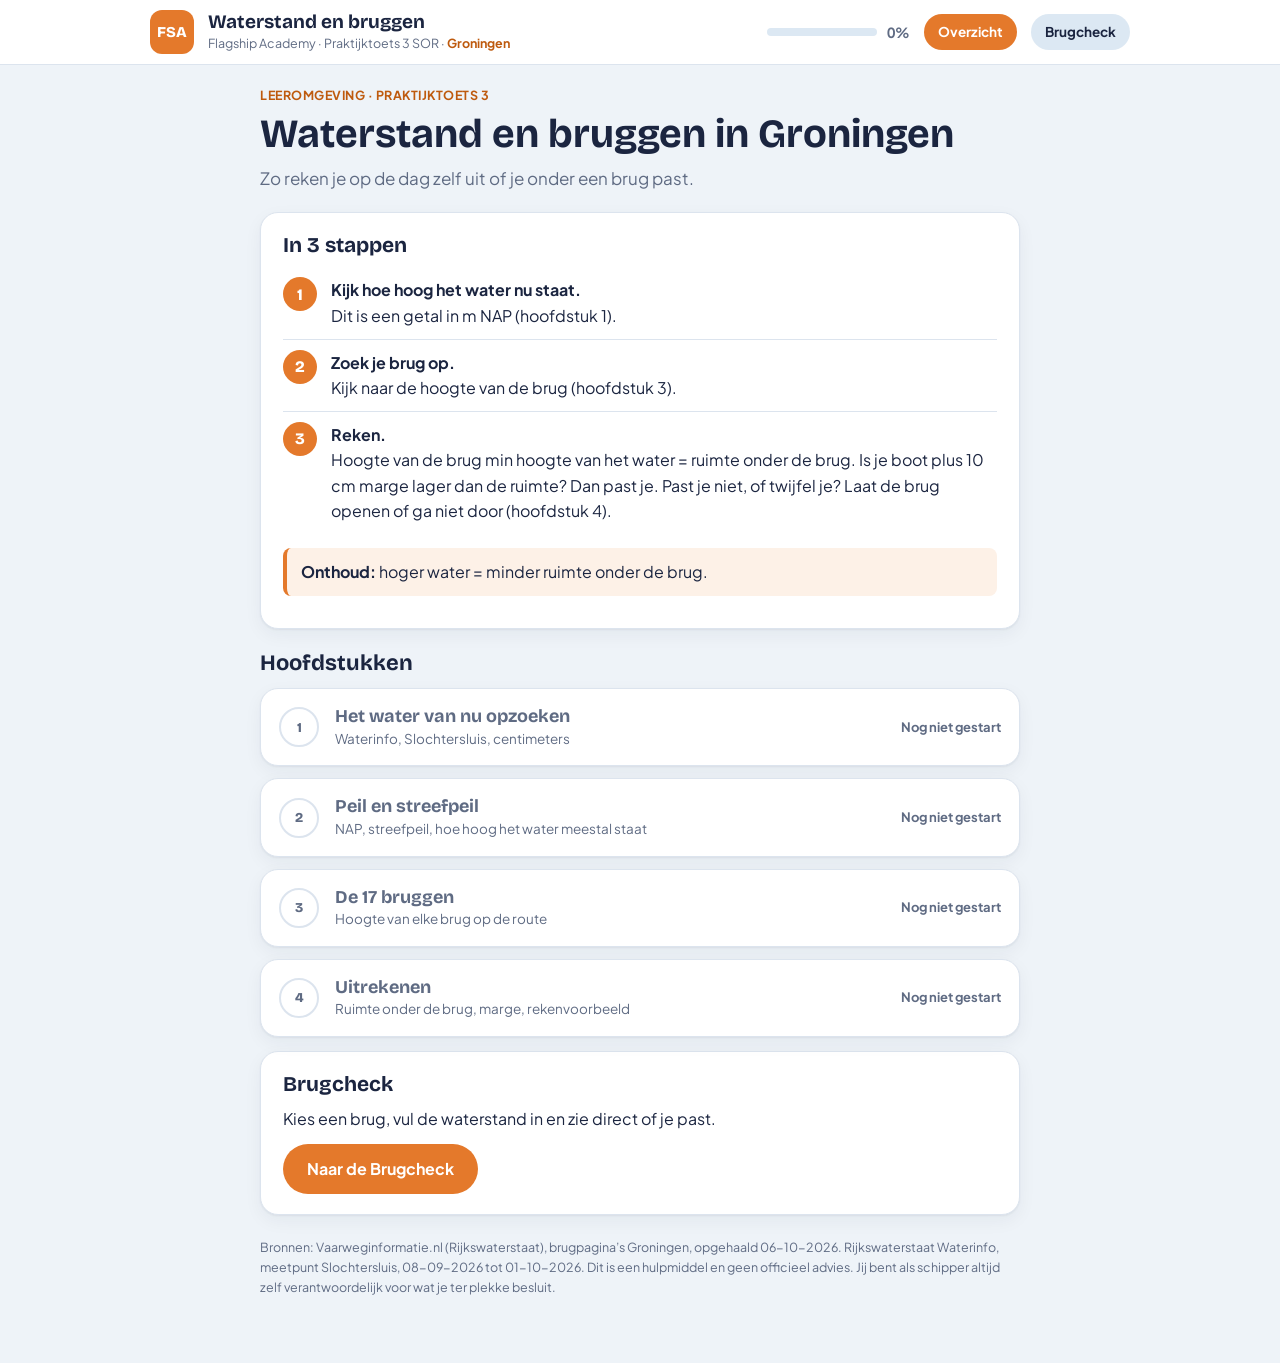
<file: groningen/waterstand-bruggen.html>
<!doctype html><html><head><meta charset=utf8><meta name=viewport content="width=device-width,initial-scale=1,viewport-fit=cover"><style>:root{color-scheme:light;box-sizing:border-box;padding-top:env(safe-area-inset-top,0px);padding-bottom:env(safe-area-inset-bottom,0px)}html{scroll-padding-top:env(safe-area-inset-top,0px)}body{margin:0;padding:0;font:14px -apple-system,BlinkMacSystemFont,sans-serif;background:#faf9f5;color:#141413}img{max-width:100%}[hidden]:not([hidden=until-found i]){display:none!important}</style></head><body>
<title>Waterstand en bruggen Groningen</title>
<link rel="preconnect" href="https://fonts.googleapis.com">
<link rel="preconnect" href="https://fonts.gstatic.com" crossorigin>
<link rel="stylesheet" href="https://fonts.googleapis.com/css2?family=Bricolage+Grotesque:opsz,wght@12..96,600;12..96,700;12..96,800&family=Plus+Jakarta+Sans:wght@400;500;600;700&display=swap">
<style>
/* Layout: kopbalk, daaronder een smalle kolom met witte kaarten op een lichtblauwgrijze ondergrond, zoals de bestaande Flagship Academy leeromgeving. */
:root{
  --bg:#EEF3F8; --card:#FFFFFF; --ink:#1B2540; --muted:#5F6B83; --line:#DCE4EE;
  --water:#CFE3F5; --waterline:#3E86C7; --accent:#E4792B; --accent-text:#BE5A0E; --accent-soft:#FDF1E7; --pill:#DCE8F3;
  --good:#2B8A4B; --good-soft:#E5F4EA; --bad:#C0392B; --bad-soft:#FBEAE7;
  --shadow:0 1px 2px rgba(27,37,64,.06),0 6px 18px rgba(27,37,64,.05);
  --font-head:'Bricolage Grotesque','Segoe UI',system-ui,sans-serif;
  --font-body:'Plus Jakarta Sans','Segoe UI',system-ui,sans-serif;
}
@media (prefers-color-scheme: dark){
  :root:not([data-theme="light"]){
    --bg:#0F1626; --card:#18223A; --ink:#E8EDF7; --muted:#9BA7C0; --line:#2A3654;
    --water:#1F3A63; --waterline:#6BA8E6; --accent:#F08A3C; --accent-text:#F4A261; --accent-soft:#2B2218; --pill:#25324F;
    --good:#5CC784; --good-soft:#16301F; --bad:#FF8070; --bad-soft:#3A1E1B;
    --shadow:0 1px 2px rgba(0,0,0,.4),0 6px 18px rgba(0,0,0,.3);
    color-scheme:dark;
  }
}
:root[data-theme="dark"]{
  --water:#1F3A63; --waterline:#6BA8E6;
  --bg:#0F1626; --card:#18223A; --ink:#E8EDF7; --muted:#9BA7C0; --line:#2A3654;
  --accent:#F08A3C; --accent-text:#F4A261; --accent-soft:#2B2218; --pill:#25324F;
  --good:#5CC784; --good-soft:#16301F; --bad:#FF8070; --bad-soft:#3A1E1B;
  --shadow:0 1px 2px rgba(0,0,0,.4),0 6px 18px rgba(0,0,0,.3);
  color-scheme:dark;
}
*{box-sizing:border-box}
body{background:var(--bg);color:var(--ink);font-family:var(--font-body);font-size:16px;line-height:1.6;-webkit-font-smoothing:antialiased}
h1,h2,h3{font-family:var(--font-head);line-height:1.15;text-wrap:balance;margin:0}
p{margin:0 0 .8em}
a{color:var(--accent-text);font-weight:600}
button{font:inherit;color:inherit}
:focus-visible{outline:3px solid var(--accent);outline-offset:2px;border-radius:6px}
.top{position:sticky;top:env(safe-area-inset-top,0px);z-index:5;background:var(--card);border-bottom:1px solid var(--line);padding:10px 16px}
.top-in{max-width:980px;margin:0 auto;display:flex;align-items:center;gap:14px;flex-wrap:wrap}
.logo{width:44px;height:44px;border-radius:12px;background:var(--accent);color:#fff;display:grid;place-items:center;font-family:var(--font-head);font-weight:800;font-size:15px;letter-spacing:.02em;flex:none}
.brand{min-width:0;flex:1 1 200px}
.brand b{display:block;font-family:var(--font-head);font-size:19px;line-height:1.2}
.brand span{display:block;font-size:12.5px;color:var(--muted)}
.brand span em{font-style:normal;color:var(--accent-text);font-weight:700}
.prog{display:flex;align-items:center;gap:10px;flex:none}
.bar{width:110px;height:8px;background:var(--pill);border-radius:99px;overflow:hidden}
.bar i{display:block;height:100%;background:var(--accent);border-radius:99px;transition:width .3s}
.pct{font-weight:700;font-size:14px;font-variant-numeric:tabular-nums;color:var(--muted)}
.pillbtn{border:0;background:var(--pill);border-radius:99px;padding:7px 14px;font-weight:700;font-size:13.5px;cursor:pointer}
.pillbtn[aria-current="true"]{background:var(--accent);color:#fff}
.wrap{max-width:980px;margin:0 auto;padding:20px 16px 56px}
.narrow{max-width:760px;margin:0 auto}
.crumbs{display:flex;align-items:center;gap:12px;margin-bottom:14px;flex-wrap:wrap}
.crumbs .pillbtn{display:inline-flex;gap:6px;align-items:center}
.crumbs small{color:var(--muted);font-weight:600;font-size:14px}
.eyebrow{color:var(--accent-text);font-weight:700;font-size:12.5px;letter-spacing:.04em;margin-bottom:6px}
.title{font-size:clamp(28px,5vw,40px);font-weight:700;margin-bottom:8px}
.lead{color:var(--muted);font-size:17px;margin-bottom:20px}
.card{background:var(--card);border:1px solid var(--line);border-radius:18px;padding:20px 22px;margin-bottom:14px;box-shadow:var(--shadow)}
.card h2{font-size:21px;font-weight:700;margin-bottom:10px}
.card h3{font-size:17px;font-weight:700;margin:14px 0 6px}
.card ul,.card ol{margin:.2em 0 .9em;padding-left:1.3em}
.card li{margin-bottom:.35em}
.call{background:var(--accent-soft);border-left:4px solid var(--accent);border-radius:8px;padding:11px 14px;margin:12px 0}
.call.bad{background:var(--bad-soft);border-left-color:var(--bad)}
.call.good{background:var(--good-soft);border-left-color:var(--good)}
.call p:last-child{margin:0}
.steps{counter-reset:s;list-style:none;padding:0!important;margin:0}
.steps li{counter-increment:s;display:flex;gap:14px;align-items:flex-start;padding:10px 0;border-top:1px solid var(--line);margin:0}
.steps li:first-child{border-top:0}
.steps li::before{content:counter(s);flex:none;width:34px;height:34px;border-radius:50%;background:var(--accent);color:#fff;display:grid;place-items:center;font-family:var(--font-head);font-weight:800}
.chlist{display:grid;gap:12px}
.ch{display:flex;gap:16px;align-items:center;width:100%;text-align:left;cursor:pointer;background:var(--card);border:1px solid var(--line);border-radius:18px;padding:16px 18px;box-shadow:var(--shadow)}
.ch:hover{border-color:var(--accent)}
.ch .n{flex:none;width:40px;height:40px;border-radius:50%;border:2px solid var(--line);display:grid;place-items:center;font-family:var(--font-head);font-weight:800;color:var(--muted)}
.ch.done .n{background:var(--good);border-color:var(--good);color:#fff}
.ch b{display:block;font-family:var(--font-head);font-size:18px;line-height:1.25}
.ch span{display:block;font-size:13.5px;color:var(--muted)}
.ch .st{margin-left:auto;font-weight:700;font-size:13px;color:var(--muted);flex:none;text-align:right}
.btn{display:inline-flex;align-items:center;gap:8px;border:0;border-radius:99px;background:var(--accent);color:#fff;font-weight:700;font-size:16px;padding:12px 24px;cursor:pointer}
.btn.ghost{background:var(--card);color:var(--ink);border:1.5px solid var(--line)}
.btn:disabled{opacity:.5;cursor:default}
.row{display:flex;gap:12px;flex-wrap:wrap;align-items:center;justify-content:space-between;margin-top:18px}
.tw{overflow-x:auto;border:1px solid var(--line);border-radius:12px;margin:10px 0}
table{border-collapse:collapse;width:100%;font-size:14.5px;min-width:560px}
th{background:var(--bg);text-align:left;font-size:12.5px;letter-spacing:.03em;color:var(--muted);padding:9px 10px;white-space:nowrap}
td{padding:9px 10px;border-top:1px solid var(--line);font-variant-numeric:tabular-nums}
th.r,td.r{text-align:right}
tr.low td{background:var(--accent-soft)}
.tag{display:inline-block;border-radius:99px;padding:1px 9px;font-size:12px;font-weight:700;background:var(--pill)}
.tag.warn{background:var(--accent);color:#fff}
.figure{margin:12px 0}
.figure img{display:block;width:100%;max-width:520px;margin:0 auto;border-radius:12px;border:1px solid var(--line)}
.figure figcaption{font-size:13px;color:var(--muted);text-align:center;margin-top:6px}
.scale{position:relative;height:84px;margin:18px 6px 6px}
.scale .line{position:absolute;left:0;right:0;top:34px;height:8px;border-radius:99px;background:var(--pill)}
.scale .rng{position:absolute;top:34px;height:8px;border-radius:99px;background:var(--accent);opacity:.45}
.scale .mk{position:absolute;top:22px;transform:translateX(-50%);text-align:center;font-size:12px;font-weight:700;white-space:nowrap}
.scale .mk::after{content:"";display:block;width:2px;height:32px;margin:2px auto 0;background:var(--ink)}
.scale .mk.up{top:0}.scale .mk.up::after{height:30px;margin-top:2px}
.scale .mk.dn{top:44px}.scale .mk.dn::after{display:none}
.scale .mk.dn::before{content:"";display:block;width:2px;height:12px;margin:0 auto 2px;background:var(--ink)}
.ticks{display:flex;justify-content:space-between;font-size:12px;color:var(--muted);margin:0 6px;font-variant-numeric:tabular-nums}
.figgrid{display:grid;grid-template-columns:repeat(auto-fit,minmax(290px,1fr));gap:10px}
.figgrid svg{display:block;width:100%;height:auto;max-width:420px;margin:0 auto;color:var(--ink)}
.figure2{margin:14px 0}
.figure2 figcaption{font-size:13.5px;color:var(--muted);margin-top:8px}
.formula{font-family:var(--font-head);font-size:clamp(18px,3.4vw,24px);font-weight:700;text-align:center;background:var(--accent-soft);border-radius:14px;padding:16px 12px;margin:10px 0}
.field{display:grid;gap:4px;margin-bottom:12px}
.field label{font-weight:700;font-size:14px}
.field input,.field select{font:inherit;background:var(--bg);color:var(--ink);border:1.5px solid var(--line);border-radius:10px;padding:10px 12px;width:100%}
.field small{color:var(--muted);font-size:12.5px}
.grid2{display:grid;grid-template-columns:repeat(auto-fit,minmax(200px,1fr));gap:0 14px}
.res{border-radius:14px;padding:16px 18px;margin-top:6px;border:2px solid var(--line)}
.res.ok{border-color:var(--good);background:var(--good-soft)}
.res.no{border-color:var(--bad);background:var(--bad-soft)}
.res.wait{background:var(--accent-soft);border-color:var(--accent)}
.res h3{font-size:22px;margin:0 0 6px}
.res .calc{font-variant-numeric:tabular-nums;font-size:15px}
/* quiz */
.q-top{display:flex;align-items:center;gap:12px;margin-bottom:12px;flex-wrap:wrap}
.qbar{height:8px;background:var(--pill);border-radius:99px;margin-bottom:18px;overflow:hidden}
.qbar i{display:block;height:100%;background:var(--accent);transition:width .25s}
.qcard{background:var(--card);border:1px solid var(--line);border-radius:18px;padding:24px;box-shadow:var(--shadow)}
.qcard h2{font-size:clamp(20px,3.5vw,26px);margin-bottom:16px}
.opt{display:flex;gap:14px;align-items:center;width:100%;text-align:left;background:var(--card);border:1.5px solid var(--line);border-radius:14px;padding:12px 14px;margin-bottom:10px;cursor:pointer;font-weight:600}
.opt:hover:not(:disabled){border-color:var(--accent)}
.opt .l{flex:none;width:32px;height:32px;border-radius:50%;background:var(--pill);display:grid;place-items:center;font-weight:800;font-size:14px}
.opt.right{border-color:var(--good);background:var(--good-soft)}
.opt.right .l{background:var(--good);color:#fff}
.opt.wrong{border-color:var(--bad);background:var(--bad-soft)}
.opt.wrong .l{background:var(--bad);color:#fff}
.opt:disabled{cursor:default}
.tip{font-size:13px;color:var(--muted);margin-top:14px}
.score{font-family:var(--font-head);font-size:56px;font-weight:800;color:var(--accent-text);line-height:1}
.src{font-size:12.5px;color:var(--muted);margin-top:22px}
@media (max-width:560px){
  .bar{width:70px}
  .card{padding:16px}
  .qcard{padding:18px}
  .ch .st{display:none}
}
@media (prefers-reduced-motion:reduce){.bar i,.qbar i{transition:none}}
</style>

<header class="top">
  <div class="top-in">
    <div class="logo" aria-hidden="true">FSA</div>
    <div class="brand"><b>Waterstand en bruggen</b><span>Flagship Academy · Praktijktoets 3 SOR · <em>Groningen</em></span></div>
    <div class="prog" aria-label="Voortgang"><div class="bar"><i id="pbar" style="width:0%"></i></div><span class="pct" id="ppct">0%</span></div>
    <button class="pillbtn" id="navHome" type="button">Overzicht</button>
    <button class="pillbtn" id="navTool" type="button">Brugcheck</button>
  </div>
</header>
<main class="wrap"><div id="app" class="narrow"></div></main>

<script>
(function(){
var MAP="[data-uri]";
var CH=[
 {t:"Het water van nu opzoeken",s:"Waterinfo, Slochtersluis, centimeters"},
 {t:"Peil en streefpeil",s:"NAP, streefpeil, hoe hoog het water meestal staat"},
 {t:"De 17 bruggen",s:"Hoogte van elke brug op de route"},
 {t:"Uitrekenen",s:"Ruimte onder de brug, marge, rekenvoorbeeld"}
];
/* naam, vaarweg, soort, breedte, hoogte m NAP, ruimte bij 0,62, vast? */
var BR=[
 ["Poelebrug","Schuitendiep","Draaibrug",7.00,1.60,0.98,0],
 ["Kattenbrug","Schuitendiep","Vast",7.00,2.13,1.51,1],
 ["Steentilbrug","Schuitendiep","Vast",7.34,2.13,1.51,1],
 ["Trompbrug","Verbindingskanaal","Draaibrug",10.00,3.57,2.95,0],
 ["Oosterbrug","Verbindingskanaal","Basculebrug",10.00,3.32,2.70,0],
 ["Herebrug","Verbindingskanaal","Basculebrug",10.00,4.42,3.80,0],
 ["H.N. Werkmanbrug","Verbindingskanaal","Basculebrug",14.00,3.57,2.95,0],
 ["Emmabrug","Verbindingskanaal","Basculebrug",10.00,3.77,3.15,0],
 ["Museumbrug","A","Basculebrug",9.70,1.67,1.05,0],
 ["A-brug","A","Draaibrug",9.95,2.37,1.75,0],
 ["Tijdelijke Visserbrug","A","Overig",9.00,2.22,1.60,0],
 ["Visserbrug","A","Basculebrug",9.70,2.22,1.60,0],
 ["Kijk in 't Jatbrug","Noorderhaven","Vast",10.80,3.42,2.80,1],
 ["Boteringebrug","Noorderhaven","Vast",9.00,3.62,3.00,1],
 ["Ebbingebrug","Noorderhaven","Vast",9.20,3.62,3.00,1],
 ["Maagdenbrug","Schuitendiep","Basculebrug",7.00,0.85,0.23,0],
 ["Sint Jansbrug","Schuitendiep","Basculebrug",7.00,1.00,0.38,0]
];
var QZ=[
 [
  {q:"Waterinfo laat 58 cm zien. Hoeveel meter NAP is dat?",o:["5,8 m","0,058 m","0,58 m","58 m"],c:2,e:"Waterinfo geeft centimeters. Deel door 100: 58 cm = 0,58 m."},
  {q:"Welk meetpunt gebruik je voor het waterpeil in Groningen?",o:["De groene bol \"-88 cm\" bij Groningen","Slochtersluis (het grijze rondje bij Meerstad)","Elk meetpunt dat toevallig dichtbij is","Geen. Je schat het peil"],c:1,e:"Slochtersluis is het meetpunt voor de stad. De bol \"-88 cm\" hoort bij een andere sluis, waar het water veel lager staat."},
  {q:"Je tikt op de Slochtersluis en ziet alleen een streepje. Wat doe je?",o:["Rekenen met 0 m","Rekenen met -88 cm","Doorvaren zonder te rekenen","Kijken op de peilschaal die er op dat moment is"],c:3,e:"Een streepje betekent: even geen gegevens. Het water is dan niet 0. Gebruik de peilschaal."}
 ],
 [
  {q:"Wat is het streefpeil?",o:["Het waterpeil waar de brughoogtes van uitgaan","Het hoogste peil dat ooit is gemeten","De hoogte van de brug","De diepte van de gracht"],c:0,e:"De ruimte in de brugtabel geldt alleen als het water precies op het streefpeil staat (0,62 m NAP in de brongegevens)."},
  {q:"Wat was het gemiddelde peil bij de Slochtersluis van 08-09-2026 tot 01-10-2026?",o:["0,35 m NAP","0,55 m NAP","0,75 m NAP","1,05 m NAP"],c:1,e:"Gemiddeld 0,55 m NAP, en 9 van de 10 keer tussen 0,47 en 0,62."},
  {q:"Waarom kijk je altijd naar de waterstand van die dag?",o:["Het water kan in een paar uur 10 tot 20 cm stijgen of zakken","De brughoogtes veranderen elke dag","De brugtabel klopt niet","Het peil is altijd 0,62"],c:0,e:"De hoogte van de brug (in m NAP) verandert niet. Het water wel. Daarom trek je het water van nu af."}
 ],
 [
  {q:"Welke brug op de route heeft de minste ruimte?",o:["Poelebrug","Trompbrug","Maagdenbrug","Herebrug"],c:2,e:"De Maagdenbrug heeft maar 0,23 m ruimte bij 0,62. Laat deze brug openen."},
  {q:"Wat is het verschil tussen een vaste en een beweegbare brug?",o:["Een vaste brug is hoger","Een beweegbare brug heeft geen hoogte","Een vaste brug is altijd breder","Een vaste brug gaat niet open, je moet er onderdoor passen"],c:3,e:"Vaste bruggen op de route: Kattenbrug, Steentilbrug, Kijk in 't Jatbrug, Boteringebrug en Ebbingebrug. Reken altijd na."},
  {q:"Bij de Sint Jansbrug staat in de bron 1,00 m ruimte, maar de brug is +1,00 m NAP. Waarmee reken je?",o:["Met de ruimte uit de bron","Met de brughoogte min het water van nu","Met 0,62","Je rekent niet"],c:1,e:"De ruimte uit de bron past niet bij de brughoogte. Reken met de brughoogte (+1,00) min het water van nu, en controleer de brug voor je gaat."}
 ],
 [
  {q:"De Poelebrug is +1,60 m NAP. Het water staat op 55 cm. Hoeveel ruimte heb je?",o:["2,15 m","0,95 m","1,05 m","1,60 m"],c:2,e:"1,60 min 0,55 = 1,05 m."},
  {q:"Je boot is 0,90 m hoog en je wilt 10 cm marge. Poelebrug (+1,60), water op 68 cm. Past je?",o:["Nee: de ruimte is 0,92 m en je hebt 1,00 m nodig","Ja, ruim","Ja, want 0,92 is meer dan 0,90","Dat kun je niet uitrekenen"],c:0,e:"1,60 min 0,68 = 0,92 m ruimte. Je hebt 0,90 plus 0,10 marge = 1,00 m nodig. Past niet."},
  {q:"Het water stijgt. Wat gebeurt er met de ruimte onder de brug?",o:["Die wordt groter","Die blijft gelijk","Dat hangt van de brug af","Die wordt kleiner"],c:3,e:"Hoger water betekent minder ruimte onder de brug."}
 ]
];
var KEY="fsa-water-v1", st={read:{},best:{}};
try{var raw=localStorage.getItem(KEY);if(raw){var j=JSON.parse(raw);if(j&&j.read&&j.best)st=j;}}catch(e){}
function save(){try{localStorage.setItem(KEY,JSON.stringify(st));}catch(e){}}
function pct(){var n=0;for(var i=0;i<4;i++){if(st.read[i])n++;if(st.best[i]>=2)n++;}return Math.round(n/8*100);}
function upd(){var p=pct();document.getElementById("pbar").style.width=p+"%";document.getElementById("ppct").textContent=p+"%";}
function f2(x){return x.toFixed(2).replace(".",",");}
function sg(x){return (x>=0?"+":"−")+f2(Math.abs(x));}
var app=document.getElementById("app"), view={n:"home"}, qs=null;
function go(v){view=v;render();window.scrollTo(0,0);}
function render(){
  document.getElementById("navHome").setAttribute("aria-current",String(view.n==="home"));
  document.getElementById("navTool").setAttribute("aria-current",String(view.n==="tool"));
  if(view.n==="home")home();else if(view.n==="ch")chapter(view.i);else if(view.n==="quiz")quiz();else if(view.n==="res")result();else if(view.n==="tool")tool();
  upd();
}
function home(){
  var h='<div class="eyebrow">LEEROMGEVING · PRAKTIJKTOETS 3</div><h1 class="title">Waterstand en bruggen in Groningen</h1><p class="lead">Zo reken je op de dag zelf uit of je onder een brug past.</p>';
  h+='<div class="card"><h2>In 3 stappen</h2><ol class="steps"><li><div><b>Kijk hoe hoog het water nu staat.</b><br>Dit is een getal in m NAP (hoofdstuk 1).</div></li><li><div><b>Zoek je brug op.</b><br>Kijk naar de hoogte van de brug (hoofdstuk 3).</div></li><li><div><b>Reken.</b><br>Hoogte van de brug min hoogte van het water = ruimte onder de brug. Is je boot plus 10 cm marge lager dan de ruimte? Dan past je. Past je niet, of twijfel je? Laat de brug openen of ga niet door (hoofdstuk 4).</div></li></ol><div class="call"><p><b>Onthoud:</b> hoger water = minder ruimte onder de brug.</p></div></div>';
  h+='<h2 style="font-size:22px;margin:22px 0 12px">Hoofdstukken</h2><div class="chlist">';
  for(var i=0;i<CH.length;i++){
    var done=st.read[i]&&st.best[i]>=2;
    var stt=st.best[i]!=null?("Oefenvragen "+st.best[i]+"/3"):(st.read[i]?"Gelezen":"Nog niet gestart");
    h+='<button type="button" class="ch'+(done?' done':'')+'" data-ch="'+i+'"><span class="n">'+(done?"✓":(i+1))+'</span><span><b>'+CH[i].t+'</b><span>'+CH[i].s+'</span></span><span class="st">'+stt+'</span></button>';
  }
  h+='</div><div class="card" style="margin-top:14px"><h2>Brugcheck</h2><p>Kies een brug, vul de waterstand in en zie direct of je past.</p><button type="button" class="btn" id="toTool">Naar de Brugcheck</button></div>';
  h+=src();
  app.innerHTML=h;
  var b=app.querySelectorAll("[data-ch]");for(var k=0;k<b.length;k++)b[k].onclick=(function(x){return function(){go({n:"ch",i:+x.getAttribute("data-ch")});};})(b[k]);
  document.getElementById("toTool").onclick=function(){go({n:"tool"});};
}
function src(){return '<p class="src">Bronnen: Vaarweginformatie.nl (Rijkswaterstaat), brugpagina’s Groningen, opgehaald 06-10-2026. Rijkswaterstaat Waterinfo, meetpunt Slochtersluis, 08-09-2026 tot 01-10-2026. Dit is een hulpmiddel en geen officieel advies. Jij bent als schipper altijd zelf verantwoordelijk voor wat je ter plekke besluit.</p>';}
function head(i){return '<div class="crumbs"><button type="button" class="pillbtn" id="back">← Overzicht</button><small>Hoofdstuk '+(i+1)+' van 4</small></div><div class="eyebrow">HOOFDSTUK '+(i+1)+'</div><h1 class="title">'+CH[i].t+'</h1><p class="lead">'+CH[i].s+'</p>';}
function foot(i){
  return '<div class="row"><button type="button" class="btn ghost" id="back2">Overzicht</button><button type="button" class="btn" id="qstart">Oefenvragen (3) →</button></div>'+src();
}
function wire(i){
  st.read[i]=true;save();
  var a=document.getElementById("back"),b=document.getElementById("back2"),c=document.getElementById("qstart");
  if(a)a.onclick=function(){go({n:"home"});};if(b)b.onclick=function(){go({n:"home"});};
  if(c)c.onclick=function(){qs={ch:i,k:0,ok:0,ans:null};go({n:"quiz"});};
}
function chapter(i){
  var h=head(i);
  if(i===0){
    h+='<div class="card"><h2>Waterinfo openen</h2><p>Open <a href="https://waterinfo.rws.nl" target="_blank" rel="noopener">waterinfo.rws.nl</a> op je telefoon of computer. Kijk op de kaart bij Groningen.</p>'+
    '<figure class="figure"><img src="'+MAP+'" alt="Kaart van Groningen met de Slochtersluis groen omcirkeld en de bol -88 cm rood doorgestreept" width="900" height="687"><figcaption>Kaart op Waterinfo (gezien op 06-10-2026). Posities van de bolletjes kunnen veranderen.</figcaption></figure>'+
    '<ul><li><b>Gebruik de Slochtersluis.</b> Dat is het grijze rondje rechts, bij Meerstad. Tik erop.</li><li><b>Gebruik NIET de groene bol "-88 cm"</b> bij Groningen. Dat is een ander meetpunt, bij een andere sluis. Daar staat het water veel lager en dat peil geldt niet voor de bruggen in de stad.</li></ul></div>';
    h+='<div class="card"><h2>Centimeters en meters</h2><p>Waterinfo geeft <b>centimeters</b>. Jij rekent met <b>meters</b>. Deel het getal door 100.</p><div class="tw"><table style="min-width:0"><tr><th>Waterinfo</th><th>Jij rekent met</th></tr><tr><td>48 cm</td><td>0,48 m</td></tr><tr><td>55 cm</td><td>0,55 m</td></tr><tr><td>62 cm</td><td>0,62 m</td></tr><tr><td>68 cm</td><td>0,68 m</td></tr></table></div><p>Schrijf de tijd van de meting erbij.</p></div>';
    h+='<div class="card"><h2>Staat er een streepje?</h2><div class="call bad"><p>Een streepje betekent: er zijn nu even geen gegevens. Het water is dan <b>niet 0</b>.</p></div><p>Gebruik dan de peilschaal die er op dat moment is.</p><h3>Peilschaal naast Waterinfo</h3><p>Staat er een peilschaal bij een brug of sluis in de stad? Kijk er ook naar. Verschilt het meer dan 5 cm met Waterinfo? Ga dan uit van de peilschaal.</p></div>';
  }
  if(i===1){
    h+='<div class="card"><h2>NAP</h2><p>NAP is de hoogte-lat van Nederland. Alle hoogtes hier zijn "meter boven NAP". Dus +1,60 m NAP is 1,60 meter boven die lat.</p></div>';
    h+='<div class="card"><h2>Streefpeil</h2><p>Het streefpeil is het waterpeil waar de brughoogtes van uitgaan. In de brongegevens van de bruggen is dat <b>+0,62 m NAP</b>. De "ruimte" in de brugtabel klopt dus alleen als het water precies op 0,62 staat.</p>'+streefFig()+'<div class="call good"><p><b>Handig:</b> de hoogte van de brug (in m NAP) verandert nooit. Je trekt gewoon het water van nu af van de hoogte van de brug. Daarom hoef je niet te weten welk streefpeil er precies geldt.</p></div><p>Het waterschap noemde 0,55 voor het centrum. Bij het Eendrachtskanaal is het −0,93. Voor de 17 bruggen hier reken je met het water van nu.</p></div>';
    h+='<div class="card"><h2>Hoe hoog staat het water meestal?</h2><p>Gemeten bij de Slochtersluis, van 08-09-2026 tot 01-10-2026 (ruim 2700 metingen, om de 10 minuten).</p>'+
    '<div class="scale" aria-label="Schaal van 0,30 tot 0,80 meter met laagste, gemiddelde en hoogste peil"><div class="line"></div><div class="rng" style="left:'+((.47-.3)/.5*100)+'%;width:'+((.62-.47)/.5*100)+'%"></div>'+
    '<div class="mk up" style="left:'+((.34-.3)/.5*100)+'%">laagste 0,34</div><div class="mk up" style="left:'+((.55-.3)/.5*100)+'%">gemiddeld 0,55</div><div class="mk up" style="left:'+((.68-.3)/.5*100)+'%">hoogste 0,68</div><div class="mk dn" style="left:'+((.62-.3)/.5*100)+'%">streefpeil 0,62</div></div>'+
    '<div class="ticks"><span>0,30</span><span>0,40</span><span>0,50</span><span>0,60</span><span>0,70</span><span>0,80</span></div><p style="font-size:13.5px;color:var(--muted);margin-top:6px">De oranje balk is waar het water 9 van de 10 keer stond: tussen 0,47 en 0,62.</p>'+
    '<ul><li><b>Gemiddeld 0,55 m NAP</b> (55 cm). Dat is ongeveer 7 cm onder het streefpeil. Meestal heb je dus iets meer ruimte dan de tabel zegt.</li><li>\'s Nachts staat het water iets hoger (rond 0,57), aan het eind van de middag iets lager (rond 0,53).</li><li>Het water kan in een paar uur wel 10 tot 20 cm omhoog of omlaag gaan.</li></ul>'+
    '<div class="call"><p>Dit zijn maar ruim 3 weken in de herfst, met een gat van 27-09 tot 01-10. Bij veel regen of storm kan het anders zijn. Kijk daarom altijd naar de waterstand van die dag.</p></div></div>';
  }
  if(i===2){
    h+='<div class="card"><h2>De 17 bruggen op de route</h2><p>Dit zijn 17 relevante bruggen voor jullie. De ruimte in de laatste kolom geldt alleen als het water op 0,62 staat. Het water staat gemiddeld op 0,55, dus meestal heb je ongeveer 7 cm meer ruimte. Reken altijd zelf met de waterstand van vandaag. Oranje regels zijn heel laag.</p>'+
    '<div class="row" style="margin:0 0 6px;justify-content:flex-start"><button type="button" class="pillbtn" id="sortR" aria-current="true">Volgorde van de route</button><button type="button" class="pillbtn" id="sortL" aria-current="false">Laagste eerst</button></div><div class="tw" id="tbl"></div>'+
    '<p style="font-size:13px;color:var(--muted)">Hoogte is in m NAP bij een gesloten brug. Ruimte is hoogte min 0,62.</p>'+
    '<h3>Pas extra op bij deze bruggen</h3><ul><li><b>Maagdenbrug:</b> maar 0,23 m ruimte bij 0,62. Laat de brug openen.</li><li><b>Sint Jansbrug:</b> heel laag. Bij water op 0,55 is de ruimte maar 0,45 m (1,00 min 0,55). In de bron staat 1,00 m ruimte, maar dat past niet bij een brug van +1,00 m NAP, dus wij rekenen met de brughoogte. Controleer dit voor je gaat.</li><li><b>Vaste bruggen</b> (Kattenbrug, Steentilbrug, Kijk in \'t Jatbrug, Boteringebrug, Ebbingebrug): deze gaan niet open. Reken altijd na.</li></ul></div>';
  }
  if(i===3){
    h+='<div class="card"><h2>De som</h2><div class="formula">hoogte van de brug − hoogte van het water = ruimte onder de brug</div><div class="call"><p><b>Marge:</b> tel 10 cm bij de hoogte van je boot op. Zo heb je een beetje speling. (10 cm is een voorstel. Flagship bepaalt de definitieve marge.)</p></div></div>';
    h+='<div class="card"><h2>Rekenvoorbeeld</h2><p>Je vaart onder de Poelebrug door. Je boot is 0,90 m hoog (dit getal is verzonnen, gebruik de echte hoogte van jullie boot).</p><ol class="steps"><li><div><b>Hoe hoog is het water?</b><br>Waterinfo zegt 55 cm. Dat is 0,55 m.</div></li><li><div><b>Hoe hoog is de brug?</b><br>+1,60 m (uit de tabel).</div></li><li><div><b>Reken de ruimte uit.</b><br>1,60 \u2212 0,55 = <b>1,05 m</b></div></li><li><div><b>Wat heb je nodig?</b><br>Boot 0,90 + marge 0,10 = <b>1,00 m</b></div></li><li><div><b>Vergelijk.</b><br>1,05 is meer dan 1,00. <b>Je past.</b></div></li></ol>'+rekenFig()+'</div>';
    h+='<div class="card"><h2>Zelf proberen</h2><p>Gebruik de Brugcheck met je eigen waarden.</p><button type="button" class="btn" id="toTool2">Naar de Brugcheck</button></div>';
    h+='<div class="card"><h2>Woordenlijst</h2><div class="tw"><table style="min-width:0"><tr><th>Woord</th><th>Wat het betekent</th></tr><tr><td><b>NAP</b></td><td>De hoogte-lat voor heel Nederland. "+1,60 m NAP" is 1,60 meter boven die lat.</td></tr><tr><td><b>Streefpeil</b></td><td>Het waterpeil waar de brughoogtes van uitgaan. In de brongegevens is dat 0,62 m NAP.</td></tr><tr><td><b>Ruimte onder de brug</b></td><td>Hoogte van de brug min hoogte van het water. Dit is wat je nodig hebt.</td></tr><tr><td><b>Basculebrug, draaibrug</b></td><td>Beweegbare bruggen. Je kunt ze laten openen.</td></tr><tr><td><b>Vaste brug</b></td><td>Gaat niet open. Je moet er onderdoor passen.</td></tr></table></div></div>';
  }
  h+=foot(i);
  app.innerHTML=h;
  wire(i);
  var t2=document.getElementById("toTool2");if(t2)t2.onclick=function(){go({n:"tool"});};
  if(i===2)bridgeTable();
}
function panel(id,cm,title,sub,was){
  var base=280,top=function(m){return base-m*100;},wy=top(cm/100),bu=top(1.6),cx=205,ruimte=1.6-cm/100;
  var s='<svg viewBox="0 0 360 330" role="img" aria-label="'+title+', '+sub+': ruimte onder de brug '+f2(ruimte)+' m">';
  s+='<defs><marker id="'+id+'" viewBox="0 0 10 10" refX="5" refY="5" markerWidth="7" markerHeight="7" orient="auto-start-reverse"><path d="M0 0L10 5L0 10z" style="fill:var(--accent-text)"/></marker></defs>';
  s+='<text x="8" y="34" font-size="15" font-weight="700" fill="currentColor">'+title+'</text><text x="8" y="53" font-size="12.5" style="fill:var(--muted)">'+sub+'</text>';
  s+='<rect x="110" y="'+wy+'" width="190" height="'+(300-wy)+'" style="fill:var(--water)"/>';
  s+='<line x1="110" y1="'+wy+'" x2="300" y2="'+wy+'" stroke-width="3" style="stroke:var(--waterline)"/>';
  if(was){var wsy=top(was/100);s+='<line x1="110" y1="'+wsy+'" x2="300" y2="'+wsy+'" stroke="currentColor" stroke-width="1.2" stroke-dasharray="4 3" opacity=".6"/><text x="116" y="'+(wsy+15)+'" font-size="11.5" style="fill:var(--muted)">was '+f2(was/100)+' (tabel)</text>';}
  s+='<rect x="70" y="'+bu+'" width="40" height="'+(300-bu)+'" stroke="currentColor" stroke-width="1.5" style="fill:var(--pill)"/><rect x="300" y="'+bu+'" width="40" height="'+(300-bu)+'" stroke="currentColor" stroke-width="1.5" style="fill:var(--pill)"/>';
  s+='<rect x="70" y="96" width="270" height="24" stroke="currentColor" stroke-width="1.5" style="fill:var(--pill)"/><text x="205" y="113" font-size="12.5" font-weight="700" text-anchor="middle" fill="currentColor">Poelebrug</text>';
  s+='<line x1="64" y1="280" x2="346" y2="280" stroke="currentColor" stroke-width="1.2" stroke-dasharray="5 4" opacity=".5"/><text x="60" y="284" font-size="12" text-anchor="end" style="fill:var(--muted)">NAP 0</text>';
  s+='<line x1="64" y1="'+bu+'" x2="70" y2="'+bu+'" stroke="currentColor"/><text x="60" y="'+(bu+4)+'" font-size="12" font-weight="700" text-anchor="end" fill="currentColor">brug +1,60</text>';
  s+='<line x1="64" y1="'+wy+'" x2="110" y2="'+wy+'" stroke-width="2" style="stroke:var(--waterline)"/><text x="60" y="'+(wy+4)+'" font-size="12" font-weight="700" text-anchor="end" style="fill:var(--waterline)">water '+f2(cm/100)+'</text>';
  s+='<line x1="'+cx+'" y1="'+(bu+3)+'" x2="'+cx+'" y2="'+(wy-3)+'" stroke-width="2.2" marker-start="url(#'+id+')" marker-end="url(#'+id+')" style="stroke:var(--accent-text)"/>';
  var my=(bu+wy)/2;
  s+='<text x="'+(cx+12)+'" y="'+(my-4)+'" font-size="12.5" style="fill:var(--accent-text)">ruimte</text><text x="'+(cx+12)+'" y="'+(my+15)+'" font-size="18" font-weight="800" style="fill:var(--accent-text)">'+f2(ruimte)+' m</text>';
  return s+'</svg>';
}
function streefFig(){
  return '<figure class="figure2"><div class="figgrid">'+panel("a0",62,"Zo staat het in de tabel","water op 0,62 (streefpeil)",0)+panel("a1",74,"Zo is het op de dag zelf","voorbeeld: water op 0,74",62)+'</div><figcaption>De brug (+1,60 m NAP) verandert nooit. Alleen het water beweegt, en daarmee de ruimte onder de brug. Staat het water lager, bijvoorbeeld op 0,50, dan is er juist meer ruimte.</figcaption></figure>';
}
function boatPanel(id,cm){
  var base=280,top=function(m){return base-m*100;},wy=top(cm/100),bu=top(1.6),ruimte=1.6-cm/100,ok=ruimte>=1.0-1e-9;
  var s='<svg viewBox="0 0 360 330" role="img" aria-label="Water op '+f2(cm/100)+' m: ruimte '+f2(ruimte)+' m, boot plus marge 1,00 m, '+(ok?'je past':'je past niet')+'">';
  s+='<text x="8" y="34" font-size="15" font-weight="800" style="fill:var(--'+(ok?'good':'bad')+')">Water op '+f2(cm/100)+': '+(ok?'je past':'je past niet')+'</text><text x="8" y="53" font-size="12.5" style="fill:var(--muted)">Poelebrug, boot van 0,90 m</text>';
  s+='<rect x="110" y="'+wy+'" width="190" height="'+(300-wy)+'" style="fill:var(--water)"/>';
  s+='<line x1="110" y1="'+wy+'" x2="300" y2="'+wy+'" stroke-width="3" style="stroke:var(--waterline)"/>';
  s+='<rect x="70" y="'+bu+'" width="40" height="'+(300-bu)+'" stroke="currentColor" stroke-width="1.5" style="fill:var(--pill)"/><rect x="300" y="'+bu+'" width="40" height="'+(300-bu)+'" stroke="currentColor" stroke-width="1.5" style="fill:var(--pill)"/>';
  s+='<rect x="70" y="96" width="270" height="24" stroke="currentColor" stroke-width="1.5" style="fill:var(--pill)"/><text x="82" y="113" font-size="12.5" font-weight="700" fill="currentColor">Poelebrug</text>';
  var bt=wy-90;
  s+='<rect x="175" y="'+bt+'" width="100" height="90" rx="6" stroke="currentColor" stroke-width="1.8" style="fill:var(--accent-soft)"/><rect x="190" y="'+(bt+22)+'" width="18" height="16" rx="2" style="fill:var(--water)"/><rect x="216" y="'+(bt+22)+'" width="18" height="16" rx="2" style="fill:var(--water)"/><rect x="242" y="'+(bt+22)+'" width="18" height="16" rx="2" style="fill:var(--water)"/><text x="225" y="'+(bt+68)+'" font-size="13" font-weight="700" text-anchor="middle" fill="currentColor">boot 0,90</text>';
  s+='<rect x="175" y="'+(bt-10)+'" width="100" height="10" stroke-width="2" stroke-dasharray="4 3" style="fill:none;stroke:var(--'+(ok?'accent-text':'bad')+')"/>';
  s+='<text x="60" y="'+(bu+4)+'" font-size="12" font-weight="700" text-anchor="end" fill="currentColor">brug +1,60</text><line x1="64" y1="'+bu+'" x2="70" y2="'+bu+'" stroke="currentColor"/>';
  s+='<line x1="64" y1="'+wy+'" x2="110" y2="'+wy+'" stroke-width="2" style="stroke:var(--waterline)"/><text x="60" y="'+(wy+4)+'" font-size="12" font-weight="700" text-anchor="end" style="fill:var(--waterline)">water '+f2(cm/100)+'</text>';
  s+='<line x1="64" y1="280" x2="346" y2="280" stroke="currentColor" stroke-width="1.2" stroke-dasharray="5 4" opacity=".5"/><text x="60" y="284" font-size="12" text-anchor="end" style="fill:var(--muted)">NAP 0</text>';
  s+='<line x1="128" y1="'+(bu+3)+'" x2="128" y2="'+(wy-3)+'" stroke-width="2.2" marker-start="url(#'+id+')" marker-end="url(#'+id+')" style="stroke:var(--accent-text)"/>';
  s+='<defs><marker id="'+id+'" viewBox="0 0 10 10" refX="5" refY="5" markerWidth="7" markerHeight="7" orient="auto-start-reverse"><path d="M0 0L10 5L0 10z" style="fill:var(--accent-text)"/></marker></defs>';
  s+='<text x="118" y="'+(wy+24)+'" font-size="14" font-weight="800" style="fill:var(--accent-text)">ruimte '+f2(ruimte)+' m</text><text x="118" y="'+(wy+43)+'" font-size="12.5" fill="currentColor">nodig 1,00 m (boot + marge)</text>';
  return s+'</svg>';
}
function rekenFig(){
  return '<figure class="figure2"><div class="figgrid">'+boatPanel("b0",55)+boatPanel("b1",68)+'</div><figcaption>De oranje pijl is de ruimte onder de brug. Het gestippelde vak boven de boot is de marge van 10 cm. Links past alles eronder. Rechts staat het water 13 cm hoger (68 cm, het hoogste dat we gemeten hebben): de ruimte is dan 0,92 m, minder dan de 1,00 m die je nodig hebt. Laat de brug openen of ga niet door.</figcaption></figure>';
}
function bridgeTable(){
  var sortL=false;
  function draw(){
    var rows=BR.map(function(b,ix){return {b:b,ix:ix};});
    if(sortL)rows.sort(function(a,c){return a.b[5]-c.b[5];});
    var h='<table><tr><th>#</th><th>Brug</th><th>Vaarweg</th><th>Soort</th><th class="r">Breedte (m)</th><th class="r">Hoogte (m NAP)</th><th class="r">Ruimte bij 0,62 (m)</th></tr>';
    rows.forEach(function(r){var b=r.b,low=b[5]<0.5;
      h+='<tr'+(low?' class="low"':'')+'><td>'+(r.ix+1)+'</td><td><b>'+b[0]+'</b>'+(b[6]?' <span class="tag">vast</span>':'')+(b[0]==="Sint Jansbrug"?' <span class="tag warn">check</span>':'')+'</td><td>'+b[1]+'</td><td>'+b[2]+'</td><td class="r">'+f2(b[3])+'</td><td class="r">'+sg(b[4])+'</td><td class="r"><b>'+f2(b[5])+'</b></td></tr>';});
    h+='</table>';
    document.getElementById("tbl").innerHTML=h;
    document.getElementById("sortR").setAttribute("aria-current",String(!sortL));
    document.getElementById("sortL").setAttribute("aria-current",String(sortL));
  }
  document.getElementById("sortR").onclick=function(){sortL=false;draw();};
  document.getElementById("sortL").onclick=function(){sortL=true;draw();};
  draw();
}
/* quiz */
var LET=["A","B","C","D"];
function quiz(){
  var q=QZ[qs.ch][qs.k],n=QZ[qs.ch].length;
  var h='<div class="q-top"><button type="button" class="pillbtn" id="stop">Stoppen</button><b style="color:var(--muted)">Hoofdstuk '+(qs.ch+1)+' · '+CH[qs.ch].t+'</b></div>';
  h+='<div class="qbar"><i style="width:'+(qs.k/n*100)+'%"></i></div><p style="text-align:right;font-weight:700;color:var(--muted);margin:-8px 0 10px">Vraag '+(qs.k+1)+' van '+n+'</p>';
  h+='<div class="qcard"><h2>'+q.q+'</h2><div id="opts">';
  for(var i=0;i<4;i++)h+='<button type="button" class="opt" data-o="'+i+'"><span class="l">'+LET[i]+'</span><span>'+q.o[i]+'</span></button>';
  h+='</div><div id="fb"></div><p class="tip">Tip: je kunt ook antwoorden met de toetsen A, B, C, D en doorgaan met Enter.</p></div>';
  app.innerHTML=h;
  document.getElementById("stop").onclick=function(){go({n:"home"});};
  var b=app.querySelectorAll(".opt");for(var k=0;k<b.length;k++)b[k].onclick=(function(x){return function(){pick(+x.getAttribute("data-o"));};})(b[k]);
}
function pick(i){
  if(qs.ans!==null)return;
  var q=QZ[qs.ch][qs.k];qs.ans=i;if(i===q.c)qs.ok++;
  var b=app.querySelectorAll(".opt");
  for(var k=0;k<b.length;k++){b[k].disabled=true;if(k===q.c)b[k].classList.add("right");else if(k===i)b[k].classList.add("wrong");}
  var last=qs.k===QZ[qs.ch].length-1;
  document.getElementById("fb").innerHTML='<div class="call '+(i===q.c?'good':'bad')+'"><p><b>'+(i===q.c?'Goed!':'Niet helemaal.')+'</b> '+q.e+'</p></div><div class="row" style="margin-top:12px;justify-content:flex-end"><button type="button" class="btn" id="nx">'+(last?'Bekijk je score':'Volgende')+' →</button></div>';
  var nx=document.getElementById("nx");nx.focus();nx.onclick=next;
}
function next(){
  if(qs.ans===null)return;
  if(qs.k===QZ[qs.ch].length-1){var p=st.best[qs.ch];if(p==null||qs.ok>p)st.best[qs.ch]=qs.ok;save();go({n:"res"});}
  else{qs.k++;qs.ans=null;render();window.scrollTo(0,0);}
}
function result(){
  var n=QZ[qs.ch].length,h='<div class="crumbs"><button type="button" class="pillbtn" id="stop">Overzicht</button></div><div class="qcard" style="text-align:center"><div class="eyebrow">HOOFDSTUK '+(qs.ch+1)+' · '+CH[qs.ch].t.toUpperCase()+'</div><div class="score">'+qs.ok+'/'+n+'</div><h2 style="margin:10px 0">'+(qs.ok===n?"Alles goed!":(qs.ok>=2?"Goed gedaan.":"Lees het hoofdstuk nog een keer."))+'</h2><p>'+(qs.ok>=2?"Dit hoofdstuk telt mee in je voortgang.":"Haal minstens 2 van de 3 goed om dit hoofdstuk af te ronden.")+'</p><div class="row" style="justify-content:center"><button type="button" class="btn ghost" id="again">Opnieuw proberen</button><button type="button" class="btn" id="chn">'+(qs.ch<3?'Volgend hoofdstuk':'Naar het overzicht')+'</button></div></div>';
  app.innerHTML=h;
  document.getElementById("stop").onclick=function(){go({n:"home"});};
  document.getElementById("again").onclick=function(){qs={ch:qs.ch,k:0,ok:0,ans:null};go({n:"quiz"});};
  document.getElementById("chn").onclick=function(){if(qs.ch<3)go({n:"ch",i:qs.ch+1});else go({n:"home"});};
}
document.addEventListener("keydown",function(e){
  if(view.n!=="quiz")return;
  var k=e.key.toUpperCase();
  if(qs.ans===null){var ix=LET.indexOf(k);if(ix>-1&&!e.metaKey&&!e.ctrlKey)pick(ix);}
  else if(e.key==="Enter"){e.preventDefault();next();}
});
/* brugcheck */
function tool(){
  var h='<div class="eyebrow">REKENHULP</div><h1 class="title">Brugcheck</h1><p class="lead">Kies een brug, vul het water van nu in en zie of je past.</p><div class="card"><div class="field"><label for="tb">Brug</label><select id="tb">';
  BR.forEach(function(b,i){h+='<option value="'+i+'">'+(i+1)+'. '+b[0]+(b[6]?' (vast)':'')+'</option>';});
  h+='</select></div><div class="grid2"><div class="field"><label for="tc">Water van nu (cm, zoals op Waterinfo)</label><input id="tc" type="number" inputmode="decimal" step="1" value="55"><small>Voorbeeld: 55 betekent 0,55 m NAP.</small></div><div class="field"><label for="th">Hoogte van je boot (m)</label><input id="th" type="number" inputmode="decimal" step="0.01" value="0.90"><small>Voorbeeldwaarde. Vul de echte hoogte van jullie boot in.</small></div><div class="field"><label for="tm">Marge (cm)</label><input id="tm" type="number" inputmode="decimal" step="1" value="10"><small>Voorstel: 10 cm.</small></div></div><div id="tr"></div></div>';
  h+='<p class="src">Brughoogtes: Vaarweginformatie.nl (Rijkswaterstaat), opgehaald 06-10-2026. Hulpmiddel, geen officieel advies.</p>';
  app.innerHTML=h;
  var ids=["tb","tc","th","tm"];ids.forEach(function(id){document.getElementById(id).oninput=calc;});
  calc();
}
function calc(){
  var b=BR[+document.getElementById("tb").value];
  var cm=parseFloat(document.getElementById("tc").value),bt=parseFloat(document.getElementById("th").value),mg=parseFloat(document.getElementById("tm").value);
  var out=document.getElementById("tr");
  if(isNaN(cm)||isNaN(bt)||isNaN(mg)){out.innerHTML='<div class="res wait"><h3>Vul alle velden in</h3></div>';return;}
  var w=cm/100,ruimte=b[4]-w,nodig=bt+mg/100,ok=ruimte>=nodig-1e-9;
  var warn="";
  if(Math.abs(cm)<10&&cm!==0)warn+='<div class="call bad"><p>Je vulde '+cm+' in. Waterinfo geeft centimeters. Bedoel je '+Math.round(cm*100)+' cm?</p></div>';
  else if(cm<30||cm>75)warn+='<div class="call bad"><p>Dit peil is ongewoon (meestal tussen 47 en 62 cm). Controleer je meting of kijk op de peilschaal.</p></div>';
  if(b[0]==="Sint Jansbrug")warn+='<div class="call"><p>De gegevens van de Sint Jansbrug moeten nog gecontroleerd worden. Controleer de brug voor je gaat.</p></div>';
  var verdict=ok?'Je past':'Je past niet';
  var adv=ok?'Er is genoeg ruimte, met marge.':(b[6]?'Dit is een vaste brug. Ga niet door.':'Laat de brug openen. Past je dan nog niet, ga niet door.');
  out.innerHTML=warn+'<div class="res '+(ok?'ok':'no')+'"><h3>'+verdict+'</h3><p class="calc">Ruimte: '+f2(b[4])+' − '+f2(w)+' = <b>'+f2(ruimte)+' m</b><br>Nodig: '+f2(bt)+' + '+f2(mg/100)+' = <b>'+f2(nodig)+' m</b></p><p style="margin:6px 0 0"><b>'+adv+'</b></p></div>';
}
document.getElementById("navHome").onclick=function(){go({n:"home"});};
document.getElementById("navTool").onclick=function(){go({n:"tool"});};
render();
})();
</script>

</body></html>
</file>
